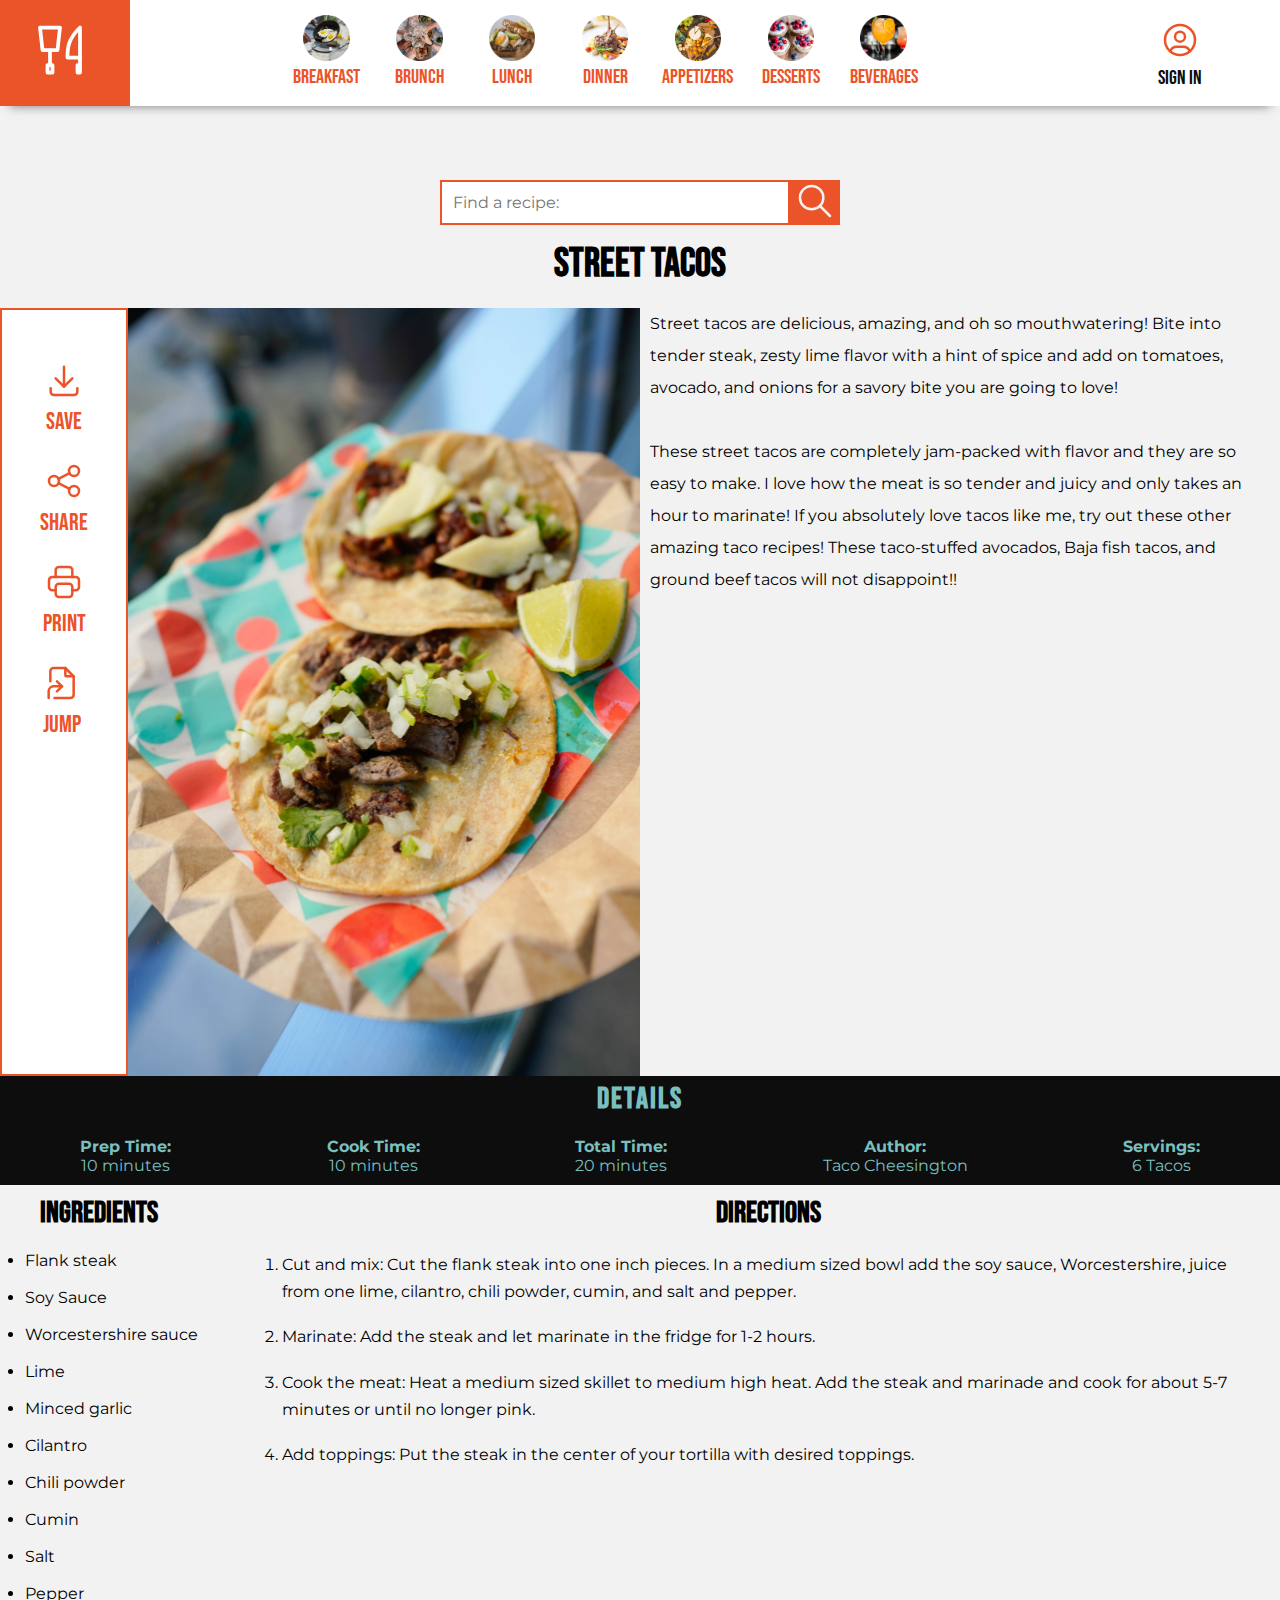
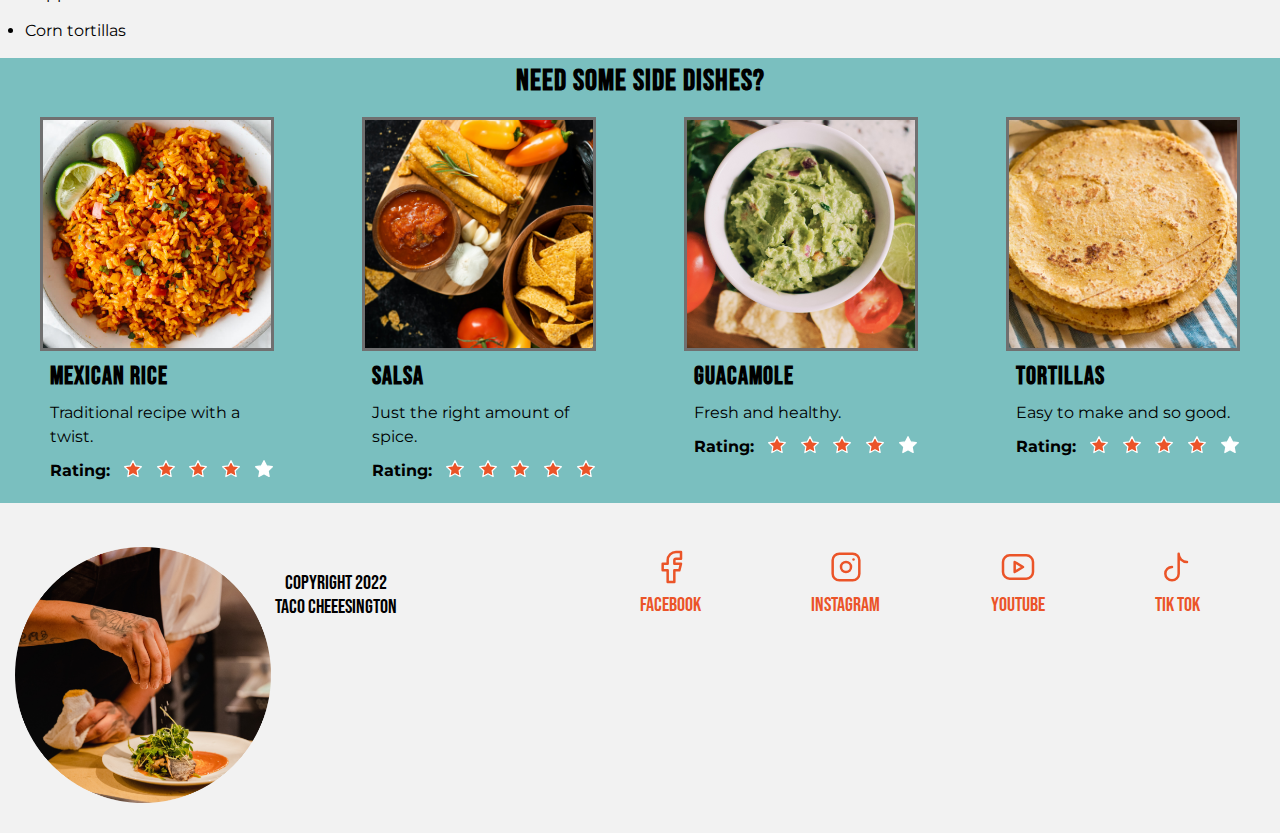
<file: index.html>
<!DOCTYPE html>
<html lang="en">
<head>
    <meta charset="UTF-8">
    <meta http-equiv="X-UA-Compatible" content="IE=edge">
    <meta name="viewport" content="width=device-width, initial-scale=1.0">
    <link rel="stylesheet" href="styles.css">
    <style>
        @import url('https://fonts.googleapis.com/css2?family=Bebas+Neue&family=Montserrat:ital,wght@0,400;0,700;1,400&display=swap');
    </style>
    <title>Good Eats - Street Tacos</title>
</head>

<body>
    <header>
        <h1>Street Tacos</h1>
        <div class="menu">
            <menu>                                  
                <li><button id="Save">
                    <svg xmlns="http://www.w3.org/2000/svg" class="icon icon-tabler icon-tabler-download" width="40" height="40" viewBox="0 0 24 24" stroke-width="1.5" stroke="#EB5428" fill="none" stroke-linecap="round" stroke-linejoin="round">
                        <path stroke="none" d="M0 0h24v24H0z" fill="none"/>
                        <path d="M4 17v2a2 2 0 0 0 2 2h12a2 2 0 0 0 2 -2v-2" />
                        <polyline points="7 11 12 16 17 11" />
                        <line x1="12" y1="4" x2="12" y2="16" />
                    </svg>
                </button><br>Save</li>
                <li><button id="share">
                    <svg xmlns="http://www.w3.org/2000/svg" class="icon icon-tabler icon-tabler-share" width="40" height="40" viewBox="0 0 24 24" stroke-width="1.5" stroke="#EB5428" fill="none" stroke-linecap="round" stroke-linejoin="round">
                        <path stroke="none" d="M0 0h24v24H0z" fill="none"/>
                        <circle cx="6" cy="12" r="3" />
                        <circle cx="18" cy="6" r="3" />
                        <circle cx="18" cy="18" r="3" />
                        <line x1="8.7" y1="10.7" x2="15.3" y2="7.3" />
                        <line x1="8.7" y1="13.3" x2="15.3" y2="16.7" />
                    </svg>
                </button><br>Share</li>
                <li><button id="print">
                    <svg xmlns="http://www.w3.org/2000/svg" class="icon icon-tabler icon-tabler-printer" width="40" height="40" viewBox="0 0 24 24" stroke-width="1.5" stroke="#EB5428" fill="none" stroke-linecap="round" stroke-linejoin="round">
                        <path stroke="none" d="M0 0h24v24H0z" fill="none"/>
                        <path d="M17 17h2a2 2 0 0 0 2 -2v-4a2 2 0 0 0 -2 -2h-14a2 2 0 0 0 -2 2v4a2 2 0 0 0 2 2h2" />
                        <path d="M17 9v-4a2 2 0 0 0 -2 -2h-6a2 2 0 0 0 -2 2v4" />
                        <rect x="7" y="13" width="10" height="8" rx="2" />
                    </svg>
                </button><br>Print</li>
                <li><button id="jump">
                    <svg xmlns="http://www.w3.org/2000/svg" class="icon icon-tabler icon-tabler-file-symlink" width="40" height="40" viewBox="0 0 24 24" stroke-width="1.5" stroke="#EB5428" fill="none" stroke-linecap="round" stroke-linejoin="round">
                        <path stroke="none" d="M0 0h24v24H0z" fill="none"/>
                        <path d="M4 21v-4a3 3 0 0 1 3 -3h5" />
                        <path d="M9 17l3 -3l-3 -3" />
                        <path d="M14 3v4a1 1 0 0 0 1 1h4" />
                        <path d="M5 11v-6a2 2 0 0 1 2 -2h7l5 5v11a2 2 0 0 1 -2 2h-9.5" />
                    </svg>
                </button><br>Jump<span>to Recipe</span></li>
            </menu>
            <img src="images\street-tacos.png" alt="street tacos">
            <p>Street tacos are delicious, amazing, and oh so mouthwatering! Bite into tender steak, zesty lime flavor with a hint of spice and add on tomatoes, avocado, and onions for a savory bite you are going to love!
            <br>
            <br>
            These street tacos are completely jam-packed with flavor and they are so easy to make. I love how the meat is so tender and juicy and only takes an hour to marinate! If you absolutely love tacos like me, try out these other amazing taco recipes! These taco-stuffed avocados, Baja fish tacos, and ground beef tacos will not disappoint!!</p>
        </div>
    </header>

    <main>
        <section class="details">
            <h2>Details</h2>
            <div id="details">
                <dl>
                    <dt>Prep Time:</dt>
                    <dd>10 minutes</dd>
                </dl>
                <dl>
                    <dt>Cook Time:</dt>
                    <dd>10 minutes</dd>
                </dl>
                <dl>
                    <dt>Total Time:</dt>
                    <dd>20 minutes</dd>
                </dl>
                <dl>
                    <dt>Author:</dt>
                    <dd>Taco Cheesington</dd>
                </dl>
                <dl>
                    <dt>Servings:</dt>
                    <dd>6 Tacos</dd>
                </dl>
            </div>
        </section>

        <section class="making">        
            <div id="ingredients">
                <h2>Ingredients</h2>
                <ul>
                    <li>Flank steak</li><br>
                    <li>Soy Sauce</li><br>
                    <li>Worcestershire sauce</li><br>
                    <li>Lime</li><br>
                    <li>Minced garlic</li><br>
                    <li>Cilantro</li><br>
                    <li>Chili powder</li><br>
                    <li>Cumin</li><br>
                    <li>Salt</li><br>
                    <li>Pepper</li><br>
                    <li>Corn tortillas</li><br>
                </ul>
            </div>
            
            <div id="directions">
                <h2>Directions</h2>
                <ol>
                    <li>Cut and mix: Cut the flank steak into one inch pieces. In a medium sized bowl add the soy sauce, Worcestershire, juice from one lime, cilantro, chili powder, cumin, and salt and pepper.</li>
                    <br>
                    <li>Marinate: Add the steak and let marinate in the fridge for 1-2 hours.</li>
                    <br>
                    <li>Cook the meat: Heat a medium sized skillet to medium high heat. Add the steak and marinade and cook for about 5-7 minutes or until no longer pink.</li>
                    <br>
                    <li>Add toppings: Put the steak in the center of your tortilla with desired toppings.</li>
                </ol>
            </div>
        </section>

        <section class="sides">
            <h2>Need some side dishes?</h2>
            <br>
            <div id="listings">
                <section>
                    <img src="images\mexican-rice.png" alt="mexican rice">
                    <h3>Mexican Rice</h3>
                    <dl>
                        <dd>Traditional recipe with a <br> twist.</dd>
                        <dt>
                            <span class="rating">Rating:</span>
                            <svg xmlns="http://www.w3.org/2000/svg" class="icon icon-tabler icon-tabler-star" width="20" height="20" viewBox="0 0 24 24" stroke-width="1.5" stroke="#ffffff" fill="#EB5428" stroke-linecap="round" stroke-linejoin="round">
                                <path stroke="none" d="M0 0h24v24H0z" fill="none"/>
                                <path d="M12 17.75l-6.172 3.245l1.179 -6.873l-5 -4.867l6.9 -1l3.086 -6.253l3.086 6.253l6.9 1l-5 4.867l1.179 6.873z" />
                            </svg>
                            <svg xmlns="http://www.w3.org/2000/svg" class="icon icon-tabler icon-tabler-star" width="20" height="20" viewBox="0 0 24 24" stroke-width="1.5" stroke="#ffffff" fill="#EB5428" stroke-linecap="round" stroke-linejoin="round">
                                <path stroke="none" d="M0 0h24v24H0z" fill="none"/>
                                <path d="M12 17.75l-6.172 3.245l1.179 -6.873l-5 -4.867l6.9 -1l3.086 -6.253l3.086 6.253l6.9 1l-5 4.867l1.179 6.873z" />
                            </svg>
                            <svg xmlns="http://www.w3.org/2000/svg" class="icon icon-tabler icon-tabler-star" width="20" height="20" viewBox="0 0 24 24" stroke-width="1.5" stroke="#ffffff" fill="#EB5428" stroke-linecap="round" stroke-linejoin="round">
                                <path stroke="none" d="M0 0h24v24H0z" fill="none"/>
                                <path d="M12 17.75l-6.172 3.245l1.179 -6.873l-5 -4.867l6.9 -1l3.086 -6.253l3.086 6.253l6.9 1l-5 4.867l1.179 6.873z" />
                            </svg>
                            <svg xmlns="http://www.w3.org/2000/svg" class="icon icon-tabler icon-tabler-star" width="20" height="20" viewBox="0 0 24 24" stroke-width="1.5" stroke="#ffffff" fill="#EB5428" stroke-linecap="round" stroke-linejoin="round">
                                <path stroke="none" d="M0 0h24v24H0z" fill="none"/>
                                <path d="M12 17.75l-6.172 3.245l1.179 -6.873l-5 -4.867l6.9 -1l3.086 -6.253l3.086 6.253l6.9 1l-5 4.867l1.179 6.873z" />
                            </svg>
                            <svg xmlns="http://www.w3.org/2000/svg" class="icon icon-tabler icon-tabler-star" width="20" height="20" viewBox="0 0 24 24" stroke-width="1.5" stroke="#ffffff" fill="#ffffff" stroke-linecap="round" stroke-linejoin="round">
                                <path stroke="none" d="M0 0h24v24H0z" fill="none"/>
                                <path d="M12 17.75l-6.172 3.245l1.179 -6.873l-5 -4.867l6.9 -1l3.086 -6.253l3.086 6.253l6.9 1l-5 4.867l1.179 6.873z" />
                            </svg>
                        </dt>
                    </dl>
                </section>
                <section>
                    <img src="images\salsa.png" alt="salsa">
                    <h3>Salsa</h3>
                    <dl>
                        <dd>Just the right amount of <br> spice.</dd>
                        <dt>
                            <span class="rating">Rating:</span>
                            <svg xmlns="http://www.w3.org/2000/svg" class="icon icon-tabler icon-tabler-star" width="20" height="20" viewBox="0 0 24 24" stroke-width="1.5" stroke="#ffffff" fill="#EB5428" stroke-linecap="round" stroke-linejoin="round">
                                <path stroke="none" d="M0 0h24v24H0z" fill="none"/>
                                <path d="M12 17.75l-6.172 3.245l1.179 -6.873l-5 -4.867l6.9 -1l3.086 -6.253l3.086 6.253l6.9 1l-5 4.867l1.179 6.873z" />
                            </svg>
                            <svg xmlns="http://www.w3.org/2000/svg" class="icon icon-tabler icon-tabler-star" width="20" height="20" viewBox="0 0 24 24" stroke-width="1.5" stroke="#ffffff" fill="#EB5428" stroke-linecap="round" stroke-linejoin="round">
                                <path stroke="none" d="M0 0h24v24H0z" fill="none"/>
                                <path d="M12 17.75l-6.172 3.245l1.179 -6.873l-5 -4.867l6.9 -1l3.086 -6.253l3.086 6.253l6.9 1l-5 4.867l1.179 6.873z" />
                            </svg>
                            <svg xmlns="http://www.w3.org/2000/svg" class="icon icon-tabler icon-tabler-star" width="20" height="20" viewBox="0 0 24 24" stroke-width="1.5" stroke="#ffffff" fill="#EB5428" stroke-linecap="round" stroke-linejoin="round">
                                <path stroke="none" d="M0 0h24v24H0z" fill="none"/>
                                <path d="M12 17.75l-6.172 3.245l1.179 -6.873l-5 -4.867l6.9 -1l3.086 -6.253l3.086 6.253l6.9 1l-5 4.867l1.179 6.873z" />
                            </svg>
                            <svg xmlns="http://www.w3.org/2000/svg" class="icon icon-tabler icon-tabler-star" width="20" height="20" viewBox="0 0 24 24" stroke-width="1.5" stroke="#ffffff" fill="#EB5428" stroke-linecap="round" stroke-linejoin="round">
                                <path stroke="none" d="M0 0h24v24H0z" fill="none"/>
                                <path d="M12 17.75l-6.172 3.245l1.179 -6.873l-5 -4.867l6.9 -1l3.086 -6.253l3.086 6.253l6.9 1l-5 4.867l1.179 6.873z" />
                            </svg>
                            <svg xmlns="http://www.w3.org/2000/svg" class="icon icon-tabler icon-tabler-star" width="20" height="20" viewBox="0 0 24 24" stroke-width="1.5" stroke="#ffffff" fill="#EB5428" stroke-linecap="round" stroke-linejoin="round">
                                <path stroke="none" d="M0 0h24v24H0z" fill="none"/>
                                <path d="M12 17.75l-6.172 3.245l1.179 -6.873l-5 -4.867l6.9 -1l3.086 -6.253l3.086 6.253l6.9 1l-5 4.867l1.179 6.873z" />
                            </svg>
                        </dt>
                    </dl>
                </section>
                <section>
                    <img src="images\guacamole.png" alt="guacamole">
                    <h3>Guacamole</h3>
                    <dl>
                        <dd>Fresh and healthy.</dd>
                        <dt>
                            <span class="rating">Rating:</span>
                            <svg xmlns="http://www.w3.org/2000/svg" class="icon icon-tabler icon-tabler-star" width="20" height="20" viewBox="0 0 24 24" stroke-width="1.5" stroke="#ffffff" fill="#EB5428" stroke-linecap="round" stroke-linejoin="round">
                                <path stroke="none" d="M0 0h24v24H0z" fill="none"/>
                                <path d="M12 17.75l-6.172 3.245l1.179 -6.873l-5 -4.867l6.9 -1l3.086 -6.253l3.086 6.253l6.9 1l-5 4.867l1.179 6.873z" />
                            </svg>
                            <svg xmlns="http://www.w3.org/2000/svg" class="icon icon-tabler icon-tabler-star" width="20" height="20" viewBox="0 0 24 24" stroke-width="1.5" stroke="#ffffff" fill="#EB5428" stroke-linecap="round" stroke-linejoin="round">
                                <path stroke="none" d="M0 0h24v24H0z" fill="none"/>
                                <path d="M12 17.75l-6.172 3.245l1.179 -6.873l-5 -4.867l6.9 -1l3.086 -6.253l3.086 6.253l6.9 1l-5 4.867l1.179 6.873z" />
                            </svg>
                            <svg xmlns="http://www.w3.org/2000/svg" class="icon icon-tabler icon-tabler-star" width="20" height="20" viewBox="0 0 24 24" stroke-width="1.5" stroke="#ffffff" fill="#EB5428" stroke-linecap="round" stroke-linejoin="round">
                                <path stroke="none" d="M0 0h24v24H0z" fill="none"/>
                                <path d="M12 17.75l-6.172 3.245l1.179 -6.873l-5 -4.867l6.9 -1l3.086 -6.253l3.086 6.253l6.9 1l-5 4.867l1.179 6.873z" />
                            </svg>
                            <svg xmlns="http://www.w3.org/2000/svg" class="icon icon-tabler icon-tabler-star" width="20" height="20" viewBox="0 0 24 24" stroke-width="1.5" stroke="#ffffff" fill="#EB5428" stroke-linecap="round" stroke-linejoin="round">
                                <path stroke="none" d="M0 0h24v24H0z" fill="none"/>
                                <path d="M12 17.75l-6.172 3.245l1.179 -6.873l-5 -4.867l6.9 -1l3.086 -6.253l3.086 6.253l6.9 1l-5 4.867l1.179 6.873z" />
                            </svg>
                            <svg xmlns="http://www.w3.org/2000/svg" class="icon icon-tabler icon-tabler-star" width="20" height="20" viewBox="0 0 24 24" stroke-width="1.5" stroke="#ffffff" fill="#ffffff" stroke-linecap="round" stroke-linejoin="round">
                                <path stroke="none" d="M0 0h24v24H0z" fill="none"/>
                                <path d="M12 17.75l-6.172 3.245l1.179 -6.873l-5 -4.867l6.9 -1l3.086 -6.253l3.086 6.253l6.9 1l-5 4.867l1.179 6.873z" />
                            </svg>
                        </dt>
                    </dl>
                </section>
                <section>
                    <img src="images\tortillas.png" alt="tortillas">
                    <h3>Tortillas</h3>
                    <dl>
                        <dd>Easy to make and so good.</dd>
                        <dt>
                            <span class="rating">Rating:</span>
                            <svg xmlns="http://www.w3.org/2000/svg" class="icon icon-tabler icon-tabler-star" width="20" height="20" viewBox="0 0 24 24" stroke-width="1.5" stroke="#ffffff" fill="#EB5428" stroke-linecap="round" stroke-linejoin="round">
                                <path stroke="none" d="M0 0h24v24H0z" fill="none"/>
                                <path d="M12 17.75l-6.172 3.245l1.179 -6.873l-5 -4.867l6.9 -1l3.086 -6.253l3.086 6.253l6.9 1l-5 4.867l1.179 6.873z" />
                            </svg>
                            <svg xmlns="http://www.w3.org/2000/svg" class="icon icon-tabler icon-tabler-star" width="20" height="20" viewBox="0 0 24 24" stroke-width="1.5" stroke="#ffffff" fill="#EB5428" stroke-linecap="round" stroke-linejoin="round">
                                <path stroke="none" d="M0 0h24v24H0z" fill="none"/>
                                <path d="M12 17.75l-6.172 3.245l1.179 -6.873l-5 -4.867l6.9 -1l3.086 -6.253l3.086 6.253l6.9 1l-5 4.867l1.179 6.873z" />
                            </svg>
                            <svg xmlns="http://www.w3.org/2000/svg" class="icon icon-tabler icon-tabler-star" width="20" height="20" viewBox="0 0 24 24" stroke-width="1.5" stroke="#ffffff" fill="#EB5428" stroke-linecap="round" stroke-linejoin="round">
                                <path stroke="none" d="M0 0h24v24H0z" fill="none"/>
                                <path d="M12 17.75l-6.172 3.245l1.179 -6.873l-5 -4.867l6.9 -1l3.086 -6.253l3.086 6.253l6.9 1l-5 4.867l1.179 6.873z" />
                            </svg>
                            <svg xmlns="http://www.w3.org/2000/svg" class="icon icon-tabler icon-tabler-star" width="20" height="20" viewBox="0 0 24 24" stroke-width="1.5" stroke="#ffffff" fill="#EB5428" stroke-linecap="round" stroke-linejoin="round">
                                <path stroke="none" d="M0 0h24v24H0z" fill="none"/>
                                <path d="M12 17.75l-6.172 3.245l1.179 -6.873l-5 -4.867l6.9 -1l3.086 -6.253l3.086 6.253l6.9 1l-5 4.867l1.179 6.873z" />
                            </svg>
                            <svg xmlns="http://www.w3.org/2000/svg" class="icon icon-tabler icon-tabler-star" width="20" height="20" viewBox="0 0 24 24" stroke-width="1.5" stroke="#ffffff" fill="#ffffff" stroke-linecap="round" stroke-linejoin="round">
                                <path stroke="none" d="M0 0h24v24H0z" fill="none"/>
                                <path d="M12 17.75l-6.172 3.245l1.179 -6.873l-5 -4.867l6.9 -1l3.086 -6.253l3.086 6.253l6.9 1l-5 4.867l1.179 6.873z" />
                            </svg>
                        </dt>
                    </dl>
                </section>
            </div>
        </section>

        <section class="main-nav">
            <div id="burger">
                <input class="menu-btn" type="checkbox" id="menu-btn">
                <label class="menu-icon" for="menu-btn"><span class="navicon">Menu</span>
                    <svg xmlns="http://www.w3.org/2000/svg" width="40" height="40" style="enable-background:new 0 0 40 40" xml:space="preserve">
                        <path d="M36 17.6c.1 1.8.1 3.6.1 5.4.1 2.7 0 5.5-.9 8-.5 1.4-1.3 2.6-2.4 3.6-3.3 2.7-6 2.4-12.6 2.4-4.6 0-9.2.2-12.2-1.9-2.5-1.8-3.6-4.2-3.8-7.1-.2-3.6.1-7.2.1-10.8 0-2.6.6-5.1 1.9-7.4 2.5-4.5 7.3-7.5 12.4-8 .4-.1.9-.1 1.4-.1 5.2 0 10.1 2.6 13 6.8 1 1.5 1.8 3.1 2.3 4.9.4 1.3.6 2.7.7 4.2z" style="fill:none;stroke:#eb5428;stroke-width:2;stroke-miterlimit:10"/>
                        <path d="M36.1 22.6c0 .5-.1 1-.5 1.4-.5.7-1.4 1.2-2.6 1.3-2.8.2-5.8.1-8.6.1h-12c-1.3 0-2.6 0-3.8-.1-1.1 0-2.4 0-3.3-.6-.8-.6-1.2-1.4-1.2-2.2 0-.9.3-1.8 1.5-2.3.9-.4 2-.5 3.1-.5 1.4 0 2.8-.1 4.3-.1h14.5c1.2 0 2.3 0 3.5.1 1.7.1 3.3-.1 4.4 1 .3.6.7 1.3.7 1.9z" style="fill:none;stroke:#fff;stroke-width:2.0832;stroke-miterlimit:10"/>
                        <path d="M38.5 22.6c0 .9-.2 1.7-.5 2.5-.6 1.3-1.7 2.1-3 2.2-3.3.3-6.7.2-9.9.2H11.2c-1.5 0-3-.1-4.4-.1-1.3-.1-2.8 0-3.8-1-.9-1-1.3-2.5-1.3-3.8 0-1.6.3-3.1 1.7-4 1-.7 2.3-.8 3.5-.8 1.6-.1 3.3-.1 4.9-.1H28.5c1.3 0 2.7 0 4 .1 2 .1 3.8-.1 5.1 1.7.5.9.9 2 .9 3.1z" style="fill:none;stroke:#eb5428;stroke-width:2.9408;stroke-miterlimit:10"/>
                    </svg>
                </label>
            </div>
            <nav>
                <ul>
                <div id="home">
                    <li><a href="#"></a>
                        <svg xmlns="http://www.w3.org/2000/svg" class="icon icon-tabler icon-tabler-tools-kitchen" width="60" height="60" viewBox="0 0 24 24" stroke-width="1.5" stroke="#ffffff" fill="none" stroke-linecap="round" stroke-linejoin="round">
                            <path stroke="none" d="M0 0h24v24H0z" fill="none"/>
                            <path d="M4 3h8l-1 9h-6z" />
                            <path d="M7 18h2v3h-2z" />
                            <path d="M20 3v12h-5c-.023 -3.681 .184 -7.406 5 -12z" />
                            <path d="M20 15v6h-1v-3" />
                            <line x1="8" y1="12" x2="8" y2="18" />
                        </svg><span>Home</span></li>
                </div>
                <div id="icons">
                    <li>
                        <img src="images\breakfast.png" alt="breakfast">
                        <br>
                        <a href="#breakfast">Breakfast</a>
                    </li>
                    <li>
                        <img src="images\brunch.png" alt="brunch">
                        <br>
                        <a href="#brunch">Brunch</a>
                    </li>
                    <li>
                        <img src="images\lunch.png" alt="lunch">
                        <br>
                        <a href="#lunch">Lunch</a>
                    </li>
                    <li>
                        <img src="images\dinner.png" alt="dinner">
                        <br>
                        <a href="dinner">Dinner</a>
                    </li>
                    <li>
                        <img src="images\appetizers.png" alt="appetizers">
                        <br>
                        <a href="appetizers">Appetizers</a>
                    </li>
                    <li>
                        <img src="images\desserts.png" alt="desserts">
                        <br>
                        <a href="desserts">Desserts</a>
                    </li>
                    <li>
                        <img src="images\beverages.png" alt="beverages">
                        <br>
                        <a href="beverages">Beverages</a>
                    </li>
                </div>
                <div id="user">
                    <li><a href="#">
                        <svg xmlns="http://www.w3.org/2000/svg" class="icon icon-tabler icon-tabler-user-circle" width="40" height="40" viewBox="0 0 24 24" stroke-width="1.5" stroke="#EB5428" fill="none" stroke-linecap="round" stroke-linejoin="round">
                            <path stroke="none" d="M0 0h24v24H0z" fill="none"/>
                            <circle cx="12" cy="12" r="9" />
                            <circle cx="12" cy="10" r="3" />
                            <path d="M6.168 18.849a4 4 0 0 1 3.832 -2.849h4a4 4 0 0 1 3.834 2.855" />
                        </svg><br>Sign In</a></li>                    
                </div>
                </ul>
            </nav>
        </section>

        <section class="search">
            <form>
                <div id="search-bar">
                    <input type="search" id="search-box" name="search"  placeholder="Find a recipe:">
                </div>      
                <button type="submit" class="search-button">
                    <svg xmlns="http://www.w3.org/2000/svg" class="icon icon-tabler icon-tabler-search" width="40" height="40" viewBox="0 0 24 24" stroke-width="1.5" stroke="#F2F2F2" fill="none" stroke-linecap="round" stroke-linejoin="round">
                        <path stroke="none" d="M0 0h24v24H0z" fill="none"/>
                        <circle cx="10" cy="10" r="7" />
                        <line x1="21" y1="21" x2="15" y2="15" />
                    </svg>
                </button>
            </form>
        </section>
        
        <section class="social-media">
            <div id="social">
                <ul>
                    <li>
                        <a href="#">
                            <svg xmlns="http://www.w3.org/2000/svg" class="icon icon-tabler icon-tabler-brand-facebook" width="40" height="40" viewBox="0 0 24 24" stroke-width="1.5" stroke="#EB5428" fill="none" stroke-linecap="round" stroke-linejoin="round">
                                <path stroke="none" d="M0 0h24v24H0z" fill="none"/>
                                <path d="M7 10v4h3v7h4v-7h3l1 -4h-4v-2a1 1 0 0 1 1 -1h3v-4h-3a5 5 0 0 0 -5 5v2h-3" />
                            </svg>
                            <br>
                            Facebook
                        </a>
                    </li>
                    <li>
                        <a href="#">
                            <svg xmlns="http://www.w3.org/2000/svg" class="icon icon-tabler icon-tabler-brand-instagram" width="40" height="40" viewBox="0 0 24 24" stroke-width="1.5" stroke="#EB5428" fill="none" stroke-linecap="round" stroke-linejoin="round">
                                <path stroke="none" d="M0 0h24v24H0z" fill="none"/>
                                <rect x="4" y="4" width="16" height="16" rx="4" />
                                <circle cx="12" cy="12" r="3" />
                                <line x1="16.5" y1="7.5" x2="16.5" y2="7.501" />
                            </svg>
                            <br>
                            Instagram
                        </a>
                    </li>
                    <li>
                        <a href="#">
                            <svg xmlns="http://www.w3.org/2000/svg" class="icon icon-tabler icon-tabler-brand-youtube" width="40" height="40" viewBox="0 0 24 24" stroke-width="1.5" stroke="#EB5428" fill="none" stroke-linecap="round" stroke-linejoin="round">
                                <path stroke="none" d="M0 0h24v24H0z" fill="none"/>
                                <rect x="3" y="5" width="18" height="14" rx="4" />
                                <path d="M10 9l5 3l-5 3z" />
                                </svg>
                            <br>
                            YouTube
                        </a>
                    </li>
                    <li>
                        <a href="#">
                            <svg xmlns="http://www.w3.org/2000/svg" class="icon icon-tabler icon-tabler-brand-tiktok" width="40" height="40" viewBox="0 0 24 24" stroke-width="1.5" stroke="#EB5428" fill="none" stroke-linecap="round" stroke-linejoin="round">
                                <path stroke="none" d="M0 0h24v24H0z" fill="none"/>
                                <path d="M9 12a4 4 0 1 0 4 4v-12a5 5 0 0 0 5 5" />
                                </svg>
                            <br>
                            Tik Tok
                        </a>
                    </li>
                </ul>
            </div>
        </section>
    </main>

    <!-- GOOD EATS -->
    <footer>
        <img src="images\taco-cheesington.png" alt="taco cheesington">
        <br>
        Copyright 2022<br>Taco Cheeesington
    </footer>

</body>
</html>
</file>
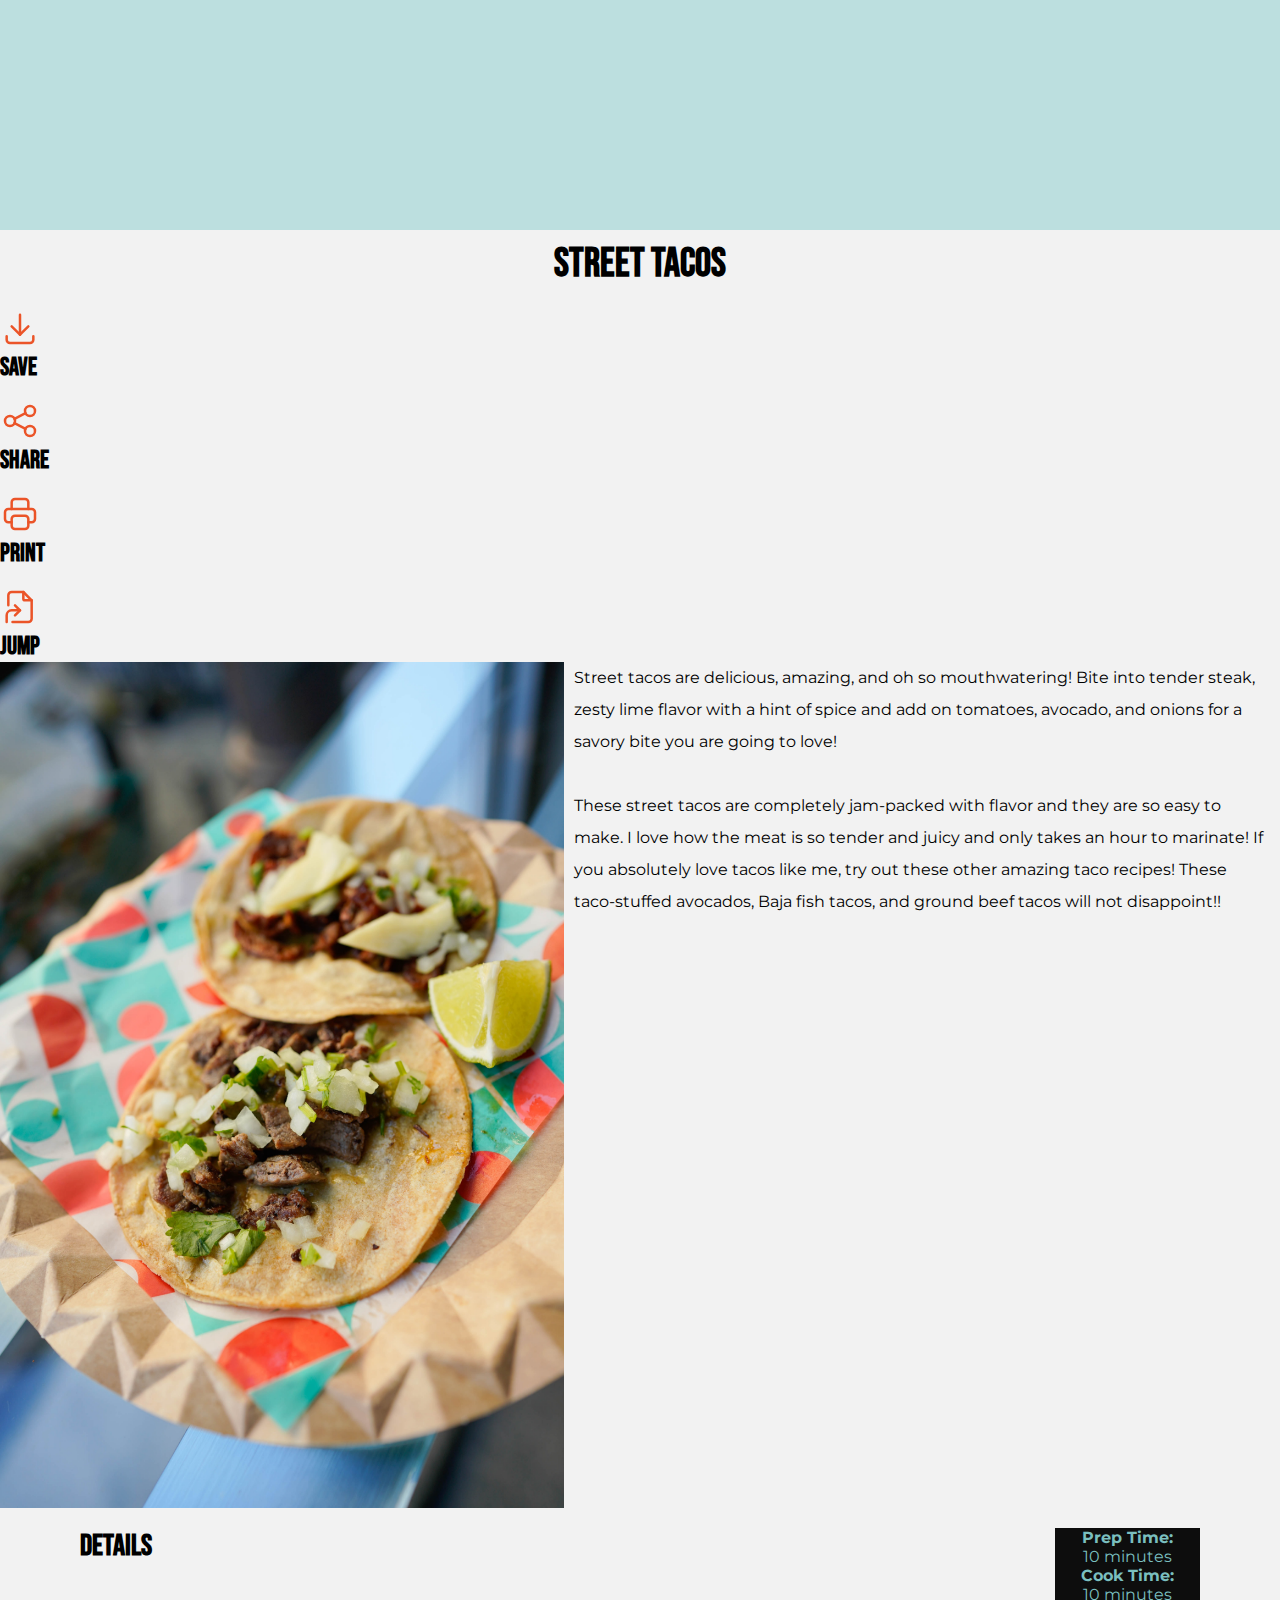
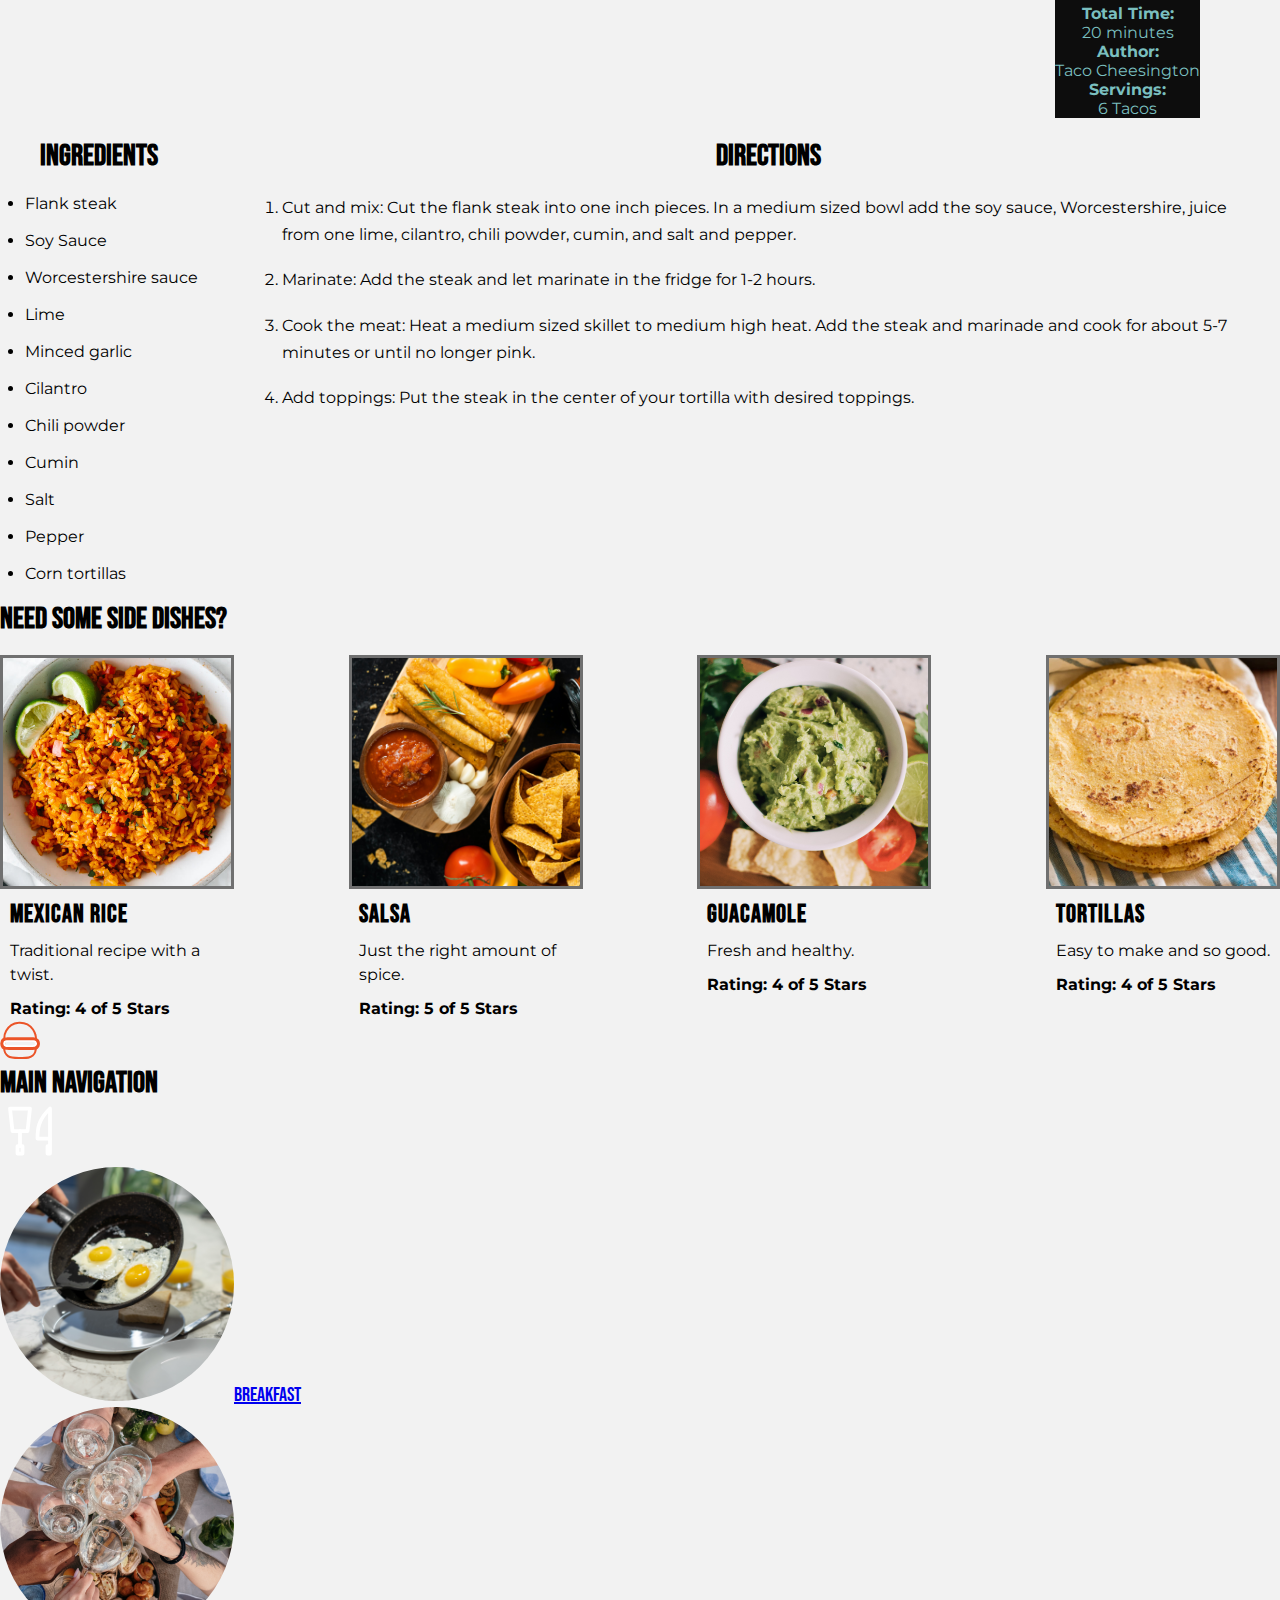
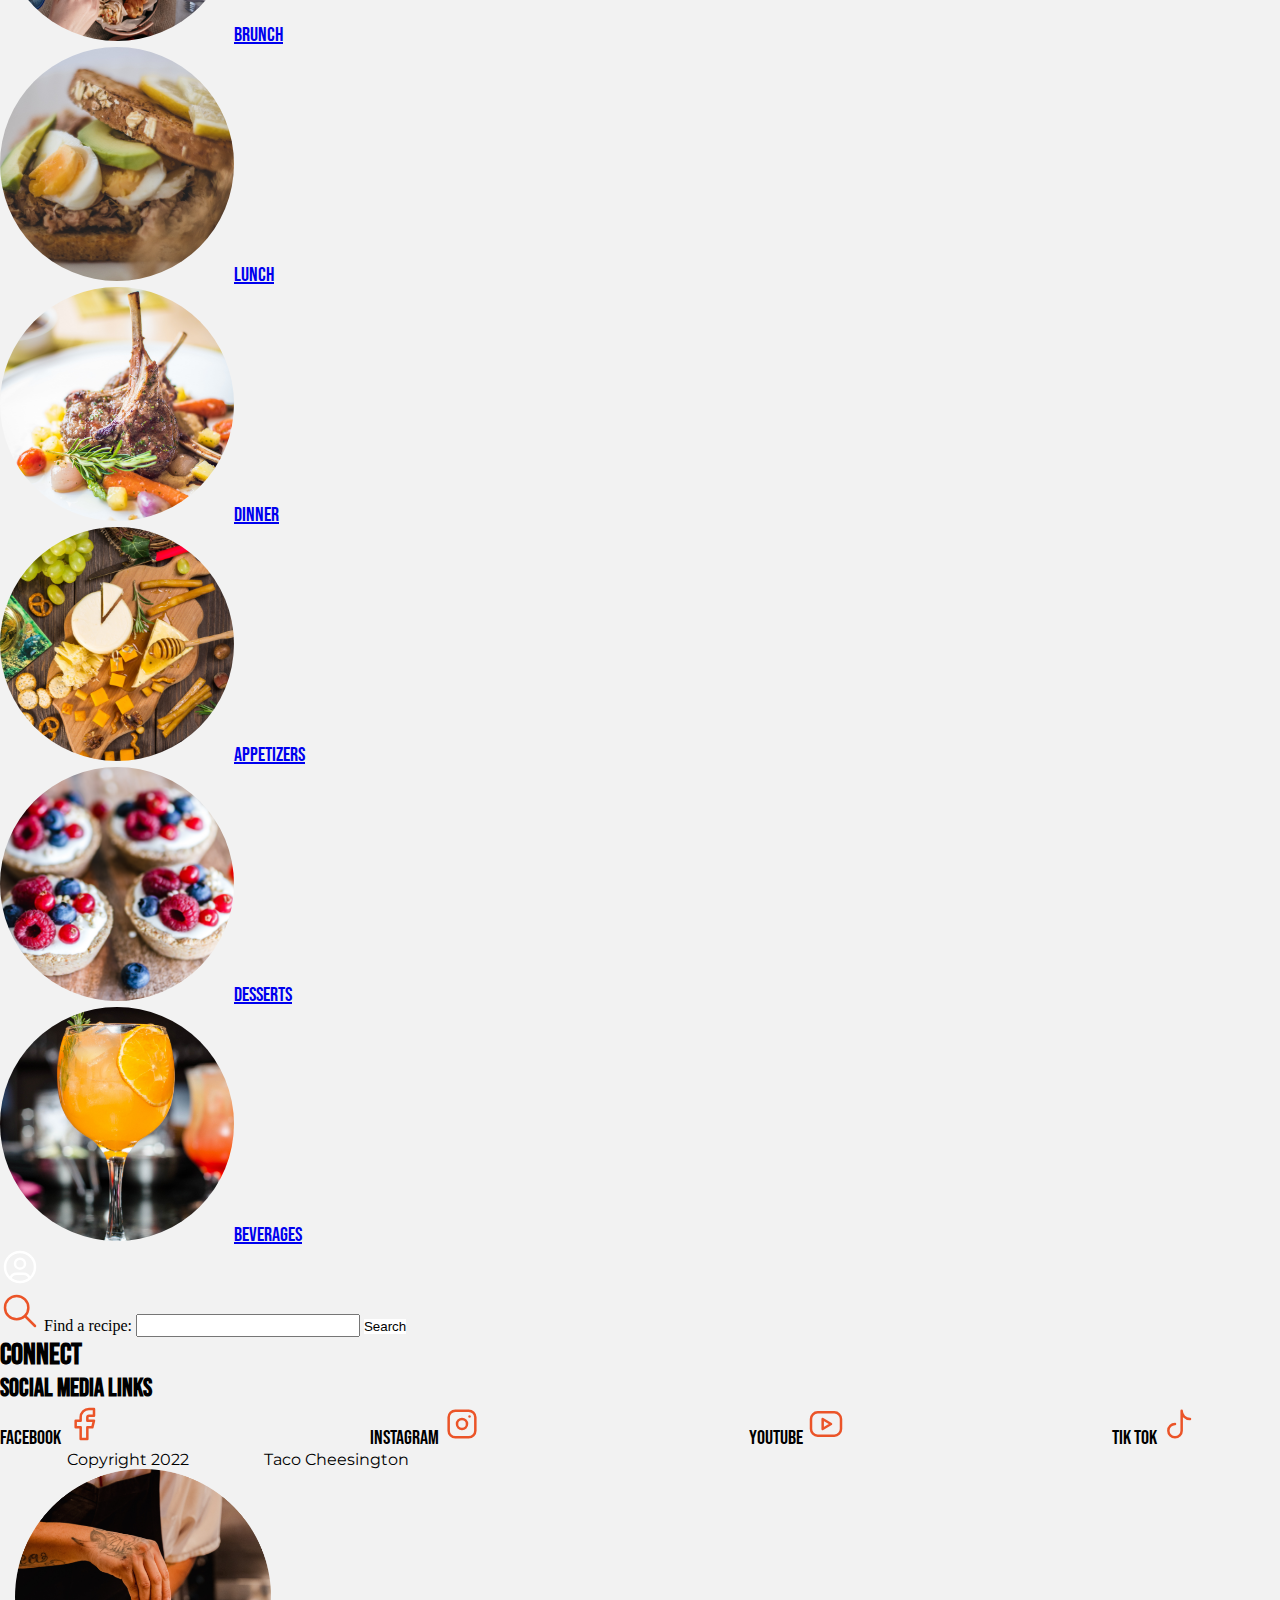
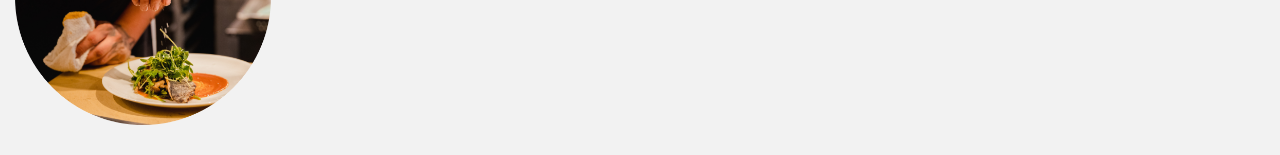
<file: index-Mellerz.html>
<!DOCTYPE html>
<html lang="en">
<head>
    <meta charset="UTF-8">
    <meta http-equiv="X-UA-Compatible" content="IE=edge">
    <meta name="viewport" content="width=device-width, initial-scale=1.0">
    <link rel="stylesheet" href="styles.css">
    <style>
        @import url('https://fonts.googleapis.com/css2?family=Bebas+Neue&family=Montserrat:ital,wght@0,400;0,700;1,400&display=swap');
    </style>
    <title>Good Eats - Street Tacos</title>
</head>

<body>
    <header>
        <h1>Street Tacos</h1>
        <aside>
            <li>
                <svg xmlns="http://www.w3.org/2000/svg" class="icon icon-tabler icon-tabler-download" width="40" height="40" viewBox="0 0 24 24" stroke-width="1.5" stroke="#EB5428" fill="none" stroke-linecap="round" stroke-linejoin="round">
                    <path stroke="none" d="M0 0h24v24H0z" fill="none"/>
                    <path d="M4 17v2a2 2 0 0 0 2 2h12a2 2 0 0 0 2 -2v-2" />
                    <polyline points="7 11 12 16 17 11" />
                    <line x1="12" y1="4" x2="12" y2="16" />
                </svg>
                <h3>Save</h3>
            </li>
            <br>
            <li>
                <svg xmlns="http://www.w3.org/2000/svg" class="icon icon-tabler icon-tabler-share" width="40" height="40" viewBox="0 0 24 24" stroke-width="1.5" stroke="#EB5428" fill="none" stroke-linecap="round" stroke-linejoin="round">
                    <path stroke="none" d="M0 0h24v24H0z" fill="none"/>
                    <circle cx="6" cy="12" r="3" />
                    <circle cx="18" cy="6" r="3" />
                    <circle cx="18" cy="18" r="3" />
                    <line x1="8.7" y1="10.7" x2="15.3" y2="7.3" />
                    <line x1="8.7" y1="13.3" x2="15.3" y2="16.7" />
                </svg>
                <h3>Share</h3>
            </li>
            <br>
            <li>
                <svg xmlns="http://www.w3.org/2000/svg" class="icon icon-tabler icon-tabler-printer" width="40" height="40" viewBox="0 0 24 24" stroke-width="1.5" stroke="#EB5428" fill="none" stroke-linecap="round" stroke-linejoin="round">
                    <path stroke="none" d="M0 0h24v24H0z" fill="none"/>
                    <path d="M17 17h2a2 2 0 0 0 2 -2v-4a2 2 0 0 0 -2 -2h-14a2 2 0 0 0 -2 2v4a2 2 0 0 0 2 2h2" />
                    <path d="M17 9v-4a2 2 0 0 0 -2 -2h-6a2 2 0 0 0 -2 2v4" />
                    <rect x="7" y="13" width="10" height="8" rx="2" />
                </svg>
                <h3>Print</h3>
            </li>
            <br>
            <li>
                <svg xmlns="http://www.w3.org/2000/svg" class="icon icon-tabler icon-tabler-file-symlink" width="40" height="40" viewBox="0 0 24 24" stroke-width="1.5" stroke="#EB5428" fill="none" stroke-linecap="round" stroke-linejoin="round">
                    <path stroke="none" d="M0 0h24v24H0z" fill="none"/>
                    <path d="M4 21v-4a3 3 0 0 1 3 -3h5" />
                    <path d="M9 17l3 -3l-3 -3" />
                    <path d="M14 3v4a1 1 0 0 0 1 1h4" />
                    <path d="M5 11v-6a2 2 0 0 1 2 -2h7l5 5v11a2 2 0 0 1 -2 2h-9.5" />
                </svg>
                <h3>Jump</h3>
            </li>
        </aside>
        <div class="tacos">
            <img src="images\street-tacos.png" alt="street tacos">
            <p>Street tacos are delicious, amazing, and oh so mouthwatering! Bite into tender steak, zesty lime flavor with a hint of spice and add on tomatoes, avocado, and onions for a savory bite you are going to love!
            <br>
            <br>
            These street tacos are completely jam-packed with flavor and they are so easy to make. I love how the meat is so tender and juicy and only takes an hour to marinate! If you absolutely love tacos like me, try out these other amazing taco recipes! These taco-stuffed avocados, Baja fish tacos, and ground beef tacos will not disappoint!!</p>
        </div>
    </header>

    <main>
        <section id="details">
            <h2>Details</h2>
            <div class="details">
                <dl>
                    <dt>Prep Time:</dt>
                    <dd>10 minutes</dd>
                </dl>
                <dl>
                    <dt>Cook Time:</dt>
                    <dd>10 minutes</dd>
                </dl>
                <dl>
                    <dt>Total Time:</dt>
                    <dd>20 minutes</dd>
                </dl>
                <dl>
                    <dt>Author:</dt>
                    <dd>Taco Cheesington</dd>
                </dl>
                <dl>
                    <dt>Servings:</dt>
                    <dd>6 Tacos</dd>
                </dl>
            </div>
        </section>

        <section class="making">        
            <div id="ingredients">
                <h2>Ingredients</h2>
                <ul>
                    <li>Flank steak</li><br>
                    <li>Soy Sauce</li><br>
                    <li>Worcestershire sauce</li><br>
                    <li>Lime</li><br>
                    <li>Minced garlic</li><br>
                    <li>Cilantro</li><br>
                    <li>Chili powder</li><br>
                    <li>Cumin</li><br>
                    <li>Salt</li><br>
                    <li>Pepper</li><br>
                    <li>Corn tortillas</li><br>
                </ul>
            </div>
            
            <div id="directions">
                <h2>Directions</h2>
                <ol>
                    <li>Cut and mix: Cut the flank steak into one inch pieces. In a medium sized bowl add the soy sauce, Worcestershire, juice from one lime, cilantro, chili powder, cumin, and salt and pepper.</li>
                    <br>
                    <li>Marinate: Add the steak and let marinate in the fridge for 1-2 hours.</li>
                    <br>
                    <li>Cook the meat: Heat a medium sized skillet to medium high heat. Add the steak and marinade and cook for about 5-7 minutes or until no longer pink.</li>
                    <br>
                    <li>Add toppings: Put the steak in the center of your tortilla with desired toppings.</li>
                </ol>
            </div>
        </section>

        <section id="sides">
            <h2>Need some side dishes?</h2>
            <br>
            <div id="listings">
                <section>
                    <img src="images\mexican-rice.png" alt="mexican rice">
                    <h3>Mexican Rice</h3>
                    <dl>
                        <dd>Traditional recipe with a <br> twist.</dd>
                        <dt>Rating: 4 of 5 Stars</dt>
                    </dl>
                </section>
                <section>
                    <img src="images\salsa.png" alt="salsa">
                    <h3>Salsa</h3>
                    <dl>
                        <dd>Just the right amount of <br> spice.</dd>
                        <dt>Rating: 5 of 5 Stars</dt>
                    </dl>
                </section>
                <section>
                    <img src="images\guacamole.png" alt="guacamole">
                    <h3>Guacamole</h3>
                    <dl>
                        <dd>Fresh and healthy.</dd>
                        <dt>Rating: 4 of 5 Stars</dt>
                    </dl>
                </section>
                <section>
                    <img src="images\tortillas.png" alt="tortillas">
                    <h3>Tortillas</h3>
                    <dl>
                        <dd>Easy to make and so good.</dd>
                        <dt>Rating: 4 of 5 Stars</dt>
                    </dl>
                </section>
            </div>
        </section>

        <section id="nav">
            <svg xmlns="http://www.w3.org/2000/svg" width="40" height="40" style="enable-background:new 0 0 40 40" xml:space="preserve">
                <path d="M36 17.6c.1 1.8.1 3.6.1 5.4.1 2.7 0 5.5-.9 8-.5 1.4-1.3 2.6-2.4 3.6-3.3 2.7-6 2.4-12.6 2.4-4.6 0-9.2.2-12.2-1.9-2.5-1.8-3.6-4.2-3.8-7.1-.2-3.6.1-7.2.1-10.8 0-2.6.6-5.1 1.9-7.4 2.5-4.5 7.3-7.5 12.4-8 .4-.1.9-.1 1.4-.1 5.2 0 10.1 2.6 13 6.8 1 1.5 1.8 3.1 2.3 4.9.4 1.3.6 2.7.7 4.2z" style="fill:none;stroke:#eb5428;stroke-width:2;stroke-miterlimit:10"/>
                <path d="M36.1 22.6c0 .5-.1 1-.5 1.4-.5.7-1.4 1.2-2.6 1.3-2.8.2-5.8.1-8.6.1h-12c-1.3 0-2.6 0-3.8-.1-1.1 0-2.4 0-3.3-.6-.8-.6-1.2-1.4-1.2-2.2 0-.9.3-1.8 1.5-2.3.9-.4 2-.5 3.1-.5 1.4 0 2.8-.1 4.3-.1h14.5c1.2 0 2.3 0 3.5.1 1.7.1 3.3-.1 4.4 1 .3.6.7 1.3.7 1.9z" style="fill:none;stroke:#fff;stroke-width:2.0832;stroke-miterlimit:10"/>
                <path d="M38.5 22.6c0 .9-.2 1.7-.5 2.5-.6 1.3-1.7 2.1-3 2.2-3.3.3-6.7.2-9.9.2H11.2c-1.5 0-3-.1-4.4-.1-1.3-.1-2.8 0-3.8-1-.9-1-1.3-2.5-1.3-3.8 0-1.6.3-3.1 1.7-4 1-.7 2.3-.8 3.5-.8 1.6-.1 3.3-.1 4.9-.1H28.5c1.3 0 2.7 0 4 .1 2 .1 3.8-.1 5.1 1.7.5.9.9 2 .9 3.1z" style="fill:none;stroke:#eb5428;stroke-width:2.9408;stroke-miterlimit:10"/>
            </svg>
            <h2>Main Navigation</h2>
                <nav>
                    <ul>
                        <li><a href="#home">                            <svg xmlns="http://www.w3.org/2000/svg" class="icon icon-tabler icon-tabler-tools-kitchen" width="60" height="60" viewBox="0 0 24 24" stroke-width="1.5" stroke="#ffffff" fill="none" stroke-linecap="round" stroke-linejoin="round">
                            <path stroke="none" d="M0 0h24v24H0z" fill="none"/>
                            <path d="M4 3h8l-1 9h-6z" />
                            <path d="M7 18h2v3h-2z" />
                            <path d="M20 3v12h-5c-.023 -3.681 .184 -7.406 5 -12z" />
                            <path d="M20 15v6h-1v-3" />
                            <line x1="8" y1="12" x2="8" y2="18" />
                        Home</svg></a></li>
                        <li><a href="#breakfast"><img src="images\breakfast.png" alt="breakfast">Breakfast</a></li>
                        <li><a href="#brunch"><img src="images\brunch.png" alt="brunch">Brunch</a></li>
                        <li><a href="#lunch"><img src="images\lunch.png" alt="lunch">Lunch</a></li>
                        <li><a href="dinner"><img src="images\dinner.png" alt="dinner">Dinner</a></li>
                        <li><a href="appetizers"><img src="images\appetizers.png" alt="appetizers">Appetizers</a></li>
                        <li><a href="desserts"><img src="images\desserts.png" alt="desserts">Desserts</a></li>
                        <li><a href="beverages"><img src="images\beverages.png" alt="beverages">Beverages</a></li>
                        <li>
                             <svg xmlns="http://www.w3.org/2000/svg" class="icon icon-tabler icon-tabler-user-circle" width="40" height="40" viewBox="0 0 24 24" stroke-width="1.5" stroke="#ffffff" fill="none" stroke-linecap="round" stroke-linejoin="round">
                                <path stroke="none" d="M0 0h24v24H0z" fill="none"/>
                                <circle cx="12" cy="12" r="9" />
                                <circle cx="12" cy="10" r="3" />
                                <path d="M6.168 18.849a4 4 0 0 1 3.832 -2.849h4a4 4 0 0 1 3.834 2.855" />
                            </svg>
                        </li>
                    </ul>
                </nav>
        </section>

        <section id="search">
            <svg xmlns="http://www.w3.org/2000/svg" class="icon icon-tabler icon-tabler-search" width="40" height="40" viewBox="0 0 24 24" stroke-width="1.5" stroke="#EB5428" fill="none" stroke-linecap="round" stroke-linejoin="round">
                <path stroke="none" d="M0 0h24v24H0z" fill="none"/>
                <circle cx="10" cy="10" r="7" />
                <line x1="21" y1="21" x2="15" y2="15" />
            </svg>
            <label for="site-search">Find a recipe:</label>
            <input type="search" id="site-search" name="q">
            <button>Search</button>
        </section>
        
        <section id="social">
            <h2>Connect</h2>
            <h3>Social Media Links</h3>
                <ul>
                    <li>Facebook
                        <svg xmlns="http://www.w3.org/2000/svg" class="icon icon-tabler icon-tabler-brand-facebook" width="40" height="40" viewBox="0 0 24 24" stroke-width="1.5" stroke="#EB5428" fill="none" stroke-linecap="round" stroke-linejoin="round">
                            <path stroke="none" d="M0 0h24v24H0z" fill="none"/>
                            <path d="M7 10v4h3v7h4v-7h3l1 -4h-4v-2a1 1 0 0 1 1 -1h3v-4h-3a5 5 0 0 0 -5 5v2h-3" />
                          </svg>
                    </li>
                    <li>Instagram
                        <svg xmlns="http://www.w3.org/2000/svg" class="icon icon-tabler icon-tabler-brand-instagram" width="40" height="40" viewBox="0 0 24 24" stroke-width="1.5" stroke="#EB5428" fill="none" stroke-linecap="round" stroke-linejoin="round">
                            <path stroke="none" d="M0 0h24v24H0z" fill="none"/>
                            <rect x="4" y="4" width="16" height="16" rx="4" />
                            <circle cx="12" cy="12" r="3" />
                            <line x1="16.5" y1="7.5" x2="16.5" y2="7.501" />
                          </svg>
                    </li>
                    <li>YouTube
                        <svg xmlns="http://www.w3.org/2000/svg" class="icon icon-tabler icon-tabler-brand-youtube" width="40" height="40" viewBox="0 0 24 24" stroke-width="1.5" stroke="#EB5428" fill="none" stroke-linecap="round" stroke-linejoin="round">
                            <path stroke="none" d="M0 0h24v24H0z" fill="none"/>
                            <rect x="3" y="5" width="18" height="14" rx="4" />
                            <path d="M10 9l5 3l-5 3z" />
                          </svg>
                    </li>
                    <li>Tik Tok
                        <svg xmlns="http://www.w3.org/2000/svg" class="icon icon-tabler icon-tabler-brand-tiktok" width="40" height="40" viewBox="0 0 24 24" stroke-width="1.5" stroke="#EB5428" fill="none" stroke-linecap="round" stroke-linejoin="round">
                            <path stroke="none" d="M0 0h24v24H0z" fill="none"/>
                            <path d="M9 12a4 4 0 1 0 4 4v-12a5 5 0 0 0 5 5" />
                          </svg>
                    </li>
                </ul>
        </section>
    </main>

    <footer>
        <p>Copyright 2022</p>
        <p>Taco Cheesington</p>
        <img src="images\taco-cheesington.png" alt="taco cheesington">
    </footer>
</body>
</html>
</file>
<file: styles.css>
@import url(https://fonts.google.com/share?selection.family=Bebas%20Neue%7CMontserrat:ital,wght@0,400;0,700;1,400);

* {
    box-sizing: border-box;
    margin: 0;
    padding: 0;
}
html {
    background-color: rgba(122, 191, 191, 0.5);
}
body {
    max-width: 1280px;
    margin: 0 auto;
    background-color: #F2F2F2;
}
h1, h2, h3, nav a, nav span, menu li, #social li, footer {
    font-family: 'Bebas Neue', cursive;
}
p, dd, li, nav, input {
    font-family: 'Montserrat', sans-serif;
    font-size: 16px;
}
h1 {
    font-size: 40px;
    text-align: center;
    padding-bottom: 20px;
}
h2 {
    font-size: 30px;
}
h3 {
    font-size: 25px;
}
nav a, nav span, menu li, #social li, footer {
    font-size: 20px;
}
dt {
    font-family: 'Montserrat', sans-serif;
    font-weight: bold;
}


/* HEADER */
header {
    margin-top: 230px;
    padding-top: 10px;
}
header img {
    width: 100%;
}
header p {
    padding: 0px 10px 0px 10px;
    line-height: 2em;
}

/* SIDE BUTTONS */
.menu {
    display: grid;
    grid-template-columns: 0.2fr 0.8fr 1fr;
}
menu {
    background-color: #ffffff;
    border-color: #EB5428;
    border-style: solid;
    border-width: 2px;
    list-style: none;
    text-align: center;
    padding-top: 50px;
}
button {
    border-style: none;
    background-color: #ffffff;
    cursor: pointer;
}
menu li {
    color:#EB5428;
    font-size: x-large;
    padding-bottom: 25px;
}
menu > li:last-child {
    padding-left: 15px;
}
#jump {
    padding-right: 20px;
}
menu span {
    visibility: hidden;
}
.tacos {
    display: grid;
    grid-template-columns: auto auto;    
}


/* DETAILS PANEL */
.details {
    background-color: #0d0d0d;
    color:#7ABFBF;
    text-align: center;
}
.details h2 {
    letter-spacing: 2px;
    padding-top: 5px;
}
#details {
    display: flex;
    justify-content: space-between;
    padding: 20px 80px 10px 80px;
}


/* HOW TO MAKE TACOS */
.making {
    display: grid;
    grid-template-columns: auto 78%;
}
.making h2 {
    padding-top: 10px;
    padding-bottom: 20px;
}
#ingredients {
    width: 100%;
    margin-left: 25px;
}
#ingredients h2 {
    padding-left: 15px;
}
#directions {
    padding-right: 25px;
}
#directions h2 {
    text-align: center;
}
#directions li {
    line-height: 1.7;
}


/* NEED SOME SIDES */
.sides {
    background-color: #7ABFBF;
    padding: 0 40px 20px 40px;
}
.sides h2 {
    text-align: center;
    letter-spacing: 1px;
    padding-top: 5px;
}
#listings {
    display: flex;
    justify-content: space-between;
    line-height: 1.5;
}
#listings h3 {
    letter-spacing: 1px;
    padding-left: 10px;
}
#listings dl {
    padding-left: 10px;
}
#listings dd {
    padding-top: 5px;
}
#listings dt {
    display: flex;
    justify-content: space-between;
    margin-top: 10px;
}


/* MAIN NAV */
#burger {
    visibility: hidden;
}
.main-nav ul {
    display: grid;
    grid-template-columns: 130px 1fr 200px;
    top: 0;
    position: absolute;
    box-shadow: 0px 10px 10px -10px rgba(0, 0, 0, 0.5);
    z-index: 1;
    background-color:#ffffff;
    margin-bottom: 10px;
    width: 100%;
    max-width: 1280px;
}
.main-nav li {
    list-style: none;
}
.main-nav img {
    width: 50%;
    padding-top: 15px;
}
#user {
    display: flex;
    justify-content: center;
    position: relative;
    text-align: center;
}
#user a {
    color:#0d0d0d;
    text-decoration: none;
}
#user li {
    padding-top: 20px;
c
}
#user li:hover {
    transition: background-color 0.75s ease-in-out;
    background-color:#EB5428;
}
#user a:hover {
    transition: color 0.75s ease-in-out;
    color: #ffffff;
}
#user svg:hover {
    transition: stroke 0.75s ease-in-out;
    stroke: #ffffff;
}
#icons {
    display: flex;
    justify-content: center;
    position: relative;
    padding-left: 150px;
    margin-right: 150px;
    text-align: center;
}
#icons a {
    color: #EB5428;
    text-decoration: none;
}
#icons a:hover {
    transition: color 0.75s ease-in-out; 
    color: #ffffff;
}
#icons li:hover {
    background-color: #EB5428;
    transition: background-color 0.75s ease-in-out; 
}
#home li {
    background-color: #EB5428;
    padding-bottom: 20px;
    padding-left: 20px;
}
#home svg {
    background-color: #EB5428;
    margin-top: 20px;
    margin-left: 10px;
}
#home span {
    visibility: hidden;
}


/* SEARCH BAR */
.search {
    min-width: 1280px;
    display: flex;
    position: absolute;
    top: 100px;
    background-color:#F2F2F2;
    padding-top: 80px;
    padding-bottom: 10px;
    justify-content: center;
}
form {
    display: flex;
    justify-content: center;
    overflow: hidden;
}
#search-bar input[type="search"] {
    border: 2px solid #EB5428;
    width: 350px;
    padding: 11px;
}
form button[type="submit"] {
    background-color: #EB5428;
    border: none;
    padding-left: 5px;
    padding-right: 5px;
    cursor: pointer;
    float: right;
}


/* SOCIAL HANDLES */
.social-media {
    float: right;
    text-align: center;
    width: 50%;
}
#social ul {
    display: flex;
    justify-content: space-between;
    margin-right: 80px;
}
#social li {
    list-style: none;
}
#social a {
    text-decoration: none;
    color: #EB5428;
}


/* FOOTER */
footer {
    display: grid;
    grid-template-columns: 40% 25%;
    padding-bottom: 30px;
    width: 50%;
    text-align: center;
}
footer img{
    width: 100%;
    margin-left: 15px;
}


@media screen and (min-width: 768px) {
    /* HEADER */
    

    /* SIDE BUTTONS */

    /* HOW TO MAKE TACOS */

    /* NEED SOME SIDES */

    /* MAIN NAV */

    /* SEARCH BAR */

    /* SOCIAL HANDLES */

    /* FOOTER */
}
</file>
